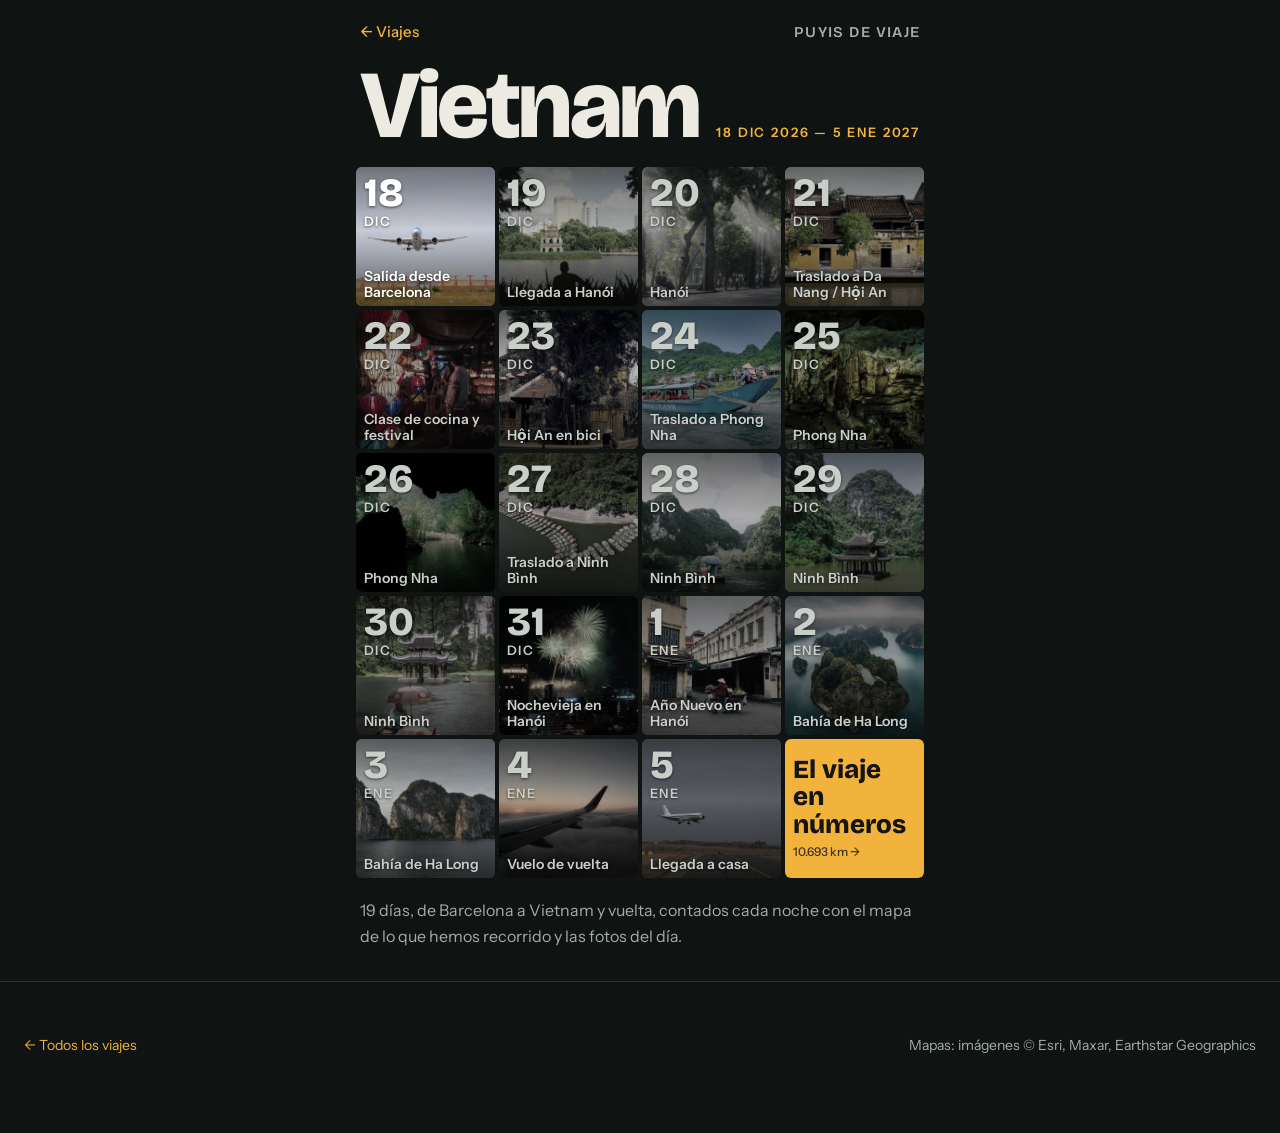
<file: index.html>
<!doctype html>
<html lang="es">
<head>
<meta charset="utf-8">
<meta name="viewport" content="width=device-width, initial-scale=1">
<meta name="robots" content="noindex, nofollow">
<title>Puyis en Vietnam</title>
<meta name="description" content="19 días, de Barcelona a Vietnam y vuelta, contados cada noche con el mapa de lo que hemos recorrido y las fotos del día.">
<meta property="og:type" content="article">
<meta property="og:title" content="Puyis en Vietnam">
<meta property="og:description" content="19 días, de Barcelona a Vietnam y vuelta, contados cada noche con el mapa de lo que hemos recorrido y las fotos del día.">
<meta property="og:image" content="https://puyisdeviaje.github.io/Vietnam/assets/img/compartir.jpg">
<meta property="og:url" content="https://puyisdeviaje.github.io/Vietnam/">
<meta name="twitter:card" content="summary_large_image">
<link rel="preconnect" href="https://fonts.googleapis.com">
<link rel="preconnect" href="https://fonts.gstatic.com" crossorigin>
<link href="https://fonts.googleapis.com/css2?family=Bricolage+Grotesque:opsz,wght@12..96,600;12..96,800&family=Instrument+Sans:wght@400;500;600;700&display=swap" rel="stylesheet">

<link rel="stylesheet" href="assets/css/estilo.css">
</head>
<body>

<main class="inicio">
  <header class="inicio__cab">
    <a class="inicio__volver" href="https://puyisdeviajemenu.wordpress.com/">← Viajes</a>
    <span class="cabecera__marca">Puyis de viaje</span>
  </header>
  <div class="inicio__titulo">
    <h1>Vietnam</h1>
    <div class="etiqueta">18 dic 2026 — 5 ene 2027</div>
  </div>

  <ol class="calendario">
    
    <li class="casilla">
      <a href="dias/01-salida-desde-barcelona/" aria-label="Día 1: Salida desde Barcelona">
        <img src="assets/img/dias/01.jpg" alt="" loading="eager">
        <span class="casilla__fecha">18<small>dic</small></span>
        <span class="casilla__lugar">Salida desde Barcelona</span>
      </a>
    </li>
    
    <li class="casilla casilla--futura">
      <div>
        <img src="assets/img/dias/02.jpg" alt="" loading="eager">
        <span class="casilla__fecha">19<small>dic</small></span>
        <span class="casilla__lugar">Llegada a Hanói</span>
      </div>
    </li>
    
    <li class="casilla casilla--futura">
      <div>
        <img src="assets/img/dias/03.jpg" alt="" loading="eager">
        <span class="casilla__fecha">20<small>dic</small></span>
        <span class="casilla__lugar">Hanói</span>
      </div>
    </li>
    
    <li class="casilla casilla--futura">
      <div>
        <img src="assets/img/dias/04.jpg" alt="" loading="eager">
        <span class="casilla__fecha">21<small>dic</small></span>
        <span class="casilla__lugar">Traslado a Da Nang / Hội An</span>
      </div>
    </li>
    
    <li class="casilla casilla--futura">
      <div>
        <img src="assets/img/dias/05.jpg" alt="" loading="eager">
        <span class="casilla__fecha">22<small>dic</small></span>
        <span class="casilla__lugar">Clase de cocina y festival</span>
      </div>
    </li>
    
    <li class="casilla casilla--futura">
      <div>
        <img src="assets/img/dias/06.jpg" alt="" loading="eager">
        <span class="casilla__fecha">23<small>dic</small></span>
        <span class="casilla__lugar">Hội An en bici</span>
      </div>
    </li>
    
    <li class="casilla casilla--futura">
      <div>
        <img src="assets/img/dias/07.jpg" alt="" loading="eager">
        <span class="casilla__fecha">24<small>dic</small></span>
        <span class="casilla__lugar">Traslado a Phong Nha</span>
      </div>
    </li>
    
    <li class="casilla casilla--futura">
      <div>
        <img src="assets/img/dias/08.jpg" alt="" loading="eager">
        <span class="casilla__fecha">25<small>dic</small></span>
        <span class="casilla__lugar">Phong Nha</span>
      </div>
    </li>
    
    <li class="casilla casilla--futura">
      <div>
        <img src="assets/img/dias/09.jpg" alt="" loading="lazy">
        <span class="casilla__fecha">26<small>dic</small></span>
        <span class="casilla__lugar">Phong Nha</span>
      </div>
    </li>
    
    <li class="casilla casilla--futura">
      <div>
        <img src="assets/img/dias/10.jpg" alt="" loading="lazy">
        <span class="casilla__fecha">27<small>dic</small></span>
        <span class="casilla__lugar">Traslado a Ninh Bình</span>
      </div>
    </li>
    
    <li class="casilla casilla--futura">
      <div>
        <img src="assets/img/dias/11.jpg" alt="" loading="lazy">
        <span class="casilla__fecha">28<small>dic</small></span>
        <span class="casilla__lugar">Ninh Bình</span>
      </div>
    </li>
    
    <li class="casilla casilla--futura">
      <div>
        <img src="assets/img/dias/12.jpg" alt="" loading="lazy">
        <span class="casilla__fecha">29<small>dic</small></span>
        <span class="casilla__lugar">Ninh Bình</span>
      </div>
    </li>
    
    <li class="casilla casilla--futura">
      <div>
        <img src="assets/img/dias/13.jpg" alt="" loading="lazy">
        <span class="casilla__fecha">30<small>dic</small></span>
        <span class="casilla__lugar">Ninh Bình</span>
      </div>
    </li>
    
    <li class="casilla casilla--futura">
      <div>
        <img src="assets/img/dias/14.jpg" alt="" loading="lazy">
        <span class="casilla__fecha">31<small>dic</small></span>
        <span class="casilla__lugar">Nochevieja en Hanói</span>
      </div>
    </li>
    
    <li class="casilla casilla--futura">
      <div>
        <img src="assets/img/dias/15.jpg" alt="" loading="lazy">
        <span class="casilla__fecha">1<small>ene</small></span>
        <span class="casilla__lugar">Año Nuevo en Hanói</span>
      </div>
    </li>
    
    <li class="casilla casilla--futura">
      <div>
        <img src="assets/img/dias/16.jpg" alt="" loading="lazy">
        <span class="casilla__fecha">2<small>ene</small></span>
        <span class="casilla__lugar">Bahía de Ha Long</span>
      </div>
    </li>
    
    <li class="casilla casilla--futura">
      <div>
        <img src="assets/img/dias/17.jpg" alt="" loading="lazy">
        <span class="casilla__fecha">3<small>ene</small></span>
        <span class="casilla__lugar">Bahía de Ha Long</span>
      </div>
    </li>
    
    <li class="casilla casilla--futura">
      <div>
        <img src="assets/img/dias/18.jpg" alt="" loading="lazy">
        <span class="casilla__fecha">4<small>ene</small></span>
        <span class="casilla__lugar">Vuelo de vuelta</span>
      </div>
    </li>
    
    <li class="casilla casilla--futura">
      <div>
        <img src="assets/img/dias/19.jpg" alt="" loading="lazy">
        <span class="casilla__fecha">5<small>ene</small></span>
        <span class="casilla__lugar">Llegada a casa</span>
      </div>
    </li>
    
    <li class="casilla casilla--cifras">
      <a href="estadisticas/" aria-label="Estadísticas del viaje">
        <span class="cifras__titulo">El viaje en números</span>
        <span class="cifras__sub">10.693 km →</span>
      </a>
    </li>
  </ol>

  <p class="inicio__intro">19 días, de Barcelona a Vietnam y vuelta, contados cada noche con el mapa de lo que hemos recorrido y las fotos del día.</p>
</main>

<footer class="envoltura pie">
  <a href="https://puyisdeviajemenu.wordpress.com/">← Todos los viajes</a>
  <span>Mapas: imágenes © Esri, Maxar, Earthstar Geographics</span>
</footer>

</body>
</html>
</file>
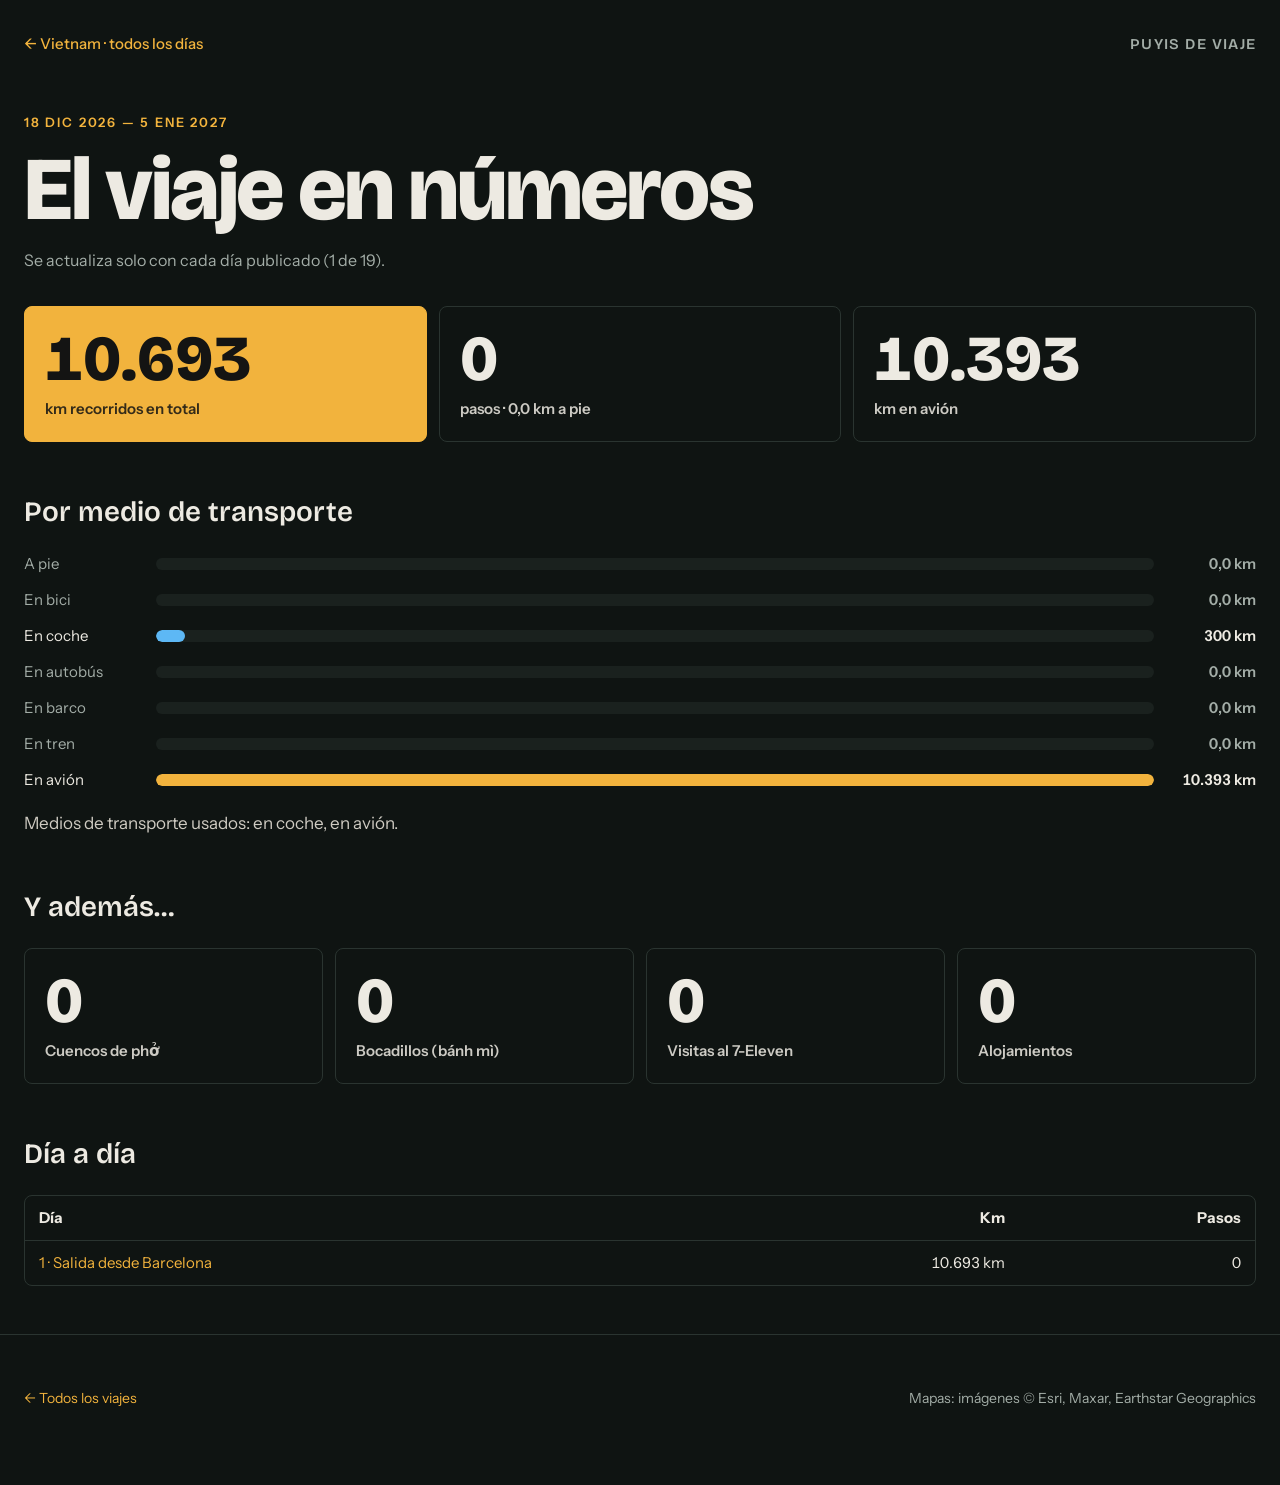
<file: estadisticas/index.html>
<!doctype html>
<html lang="es">
<head>
<meta charset="utf-8">
<meta name="viewport" content="width=device-width, initial-scale=1">
<meta name="robots" content="noindex, nofollow">
<title>Estadísticas — Puyis en Vietnam</title>
<meta name="description" content="El viaje en números">
<meta property="og:type" content="article">
<meta property="og:title" content="Estadísticas — Puyis en Vietnam">
<meta property="og:description" content="El viaje en números">
<meta property="og:image" content="https://puyisdeviaje.github.io/Vietnam/assets/img/compartir.jpg">
<meta property="og:url" content="https://puyisdeviaje.github.io/Vietnam/estadisticas/">
<meta name="twitter:card" content="summary_large_image">
<link rel="preconnect" href="https://fonts.googleapis.com">
<link rel="preconnect" href="https://fonts.gstatic.com" crossorigin>
<link href="https://fonts.googleapis.com/css2?family=Bricolage+Grotesque:opsz,wght@12..96,600;12..96,800&family=Instrument+Sans:wght@400;500;600;700&display=swap" rel="stylesheet">

<link rel="stylesheet" href="../assets/css/estilo.css">
</head>
<body>

<header class="envoltura cabecera">
  <a href="../">← Vietnam · todos los días</a>
  <span class="cabecera__marca">Puyis de viaje</span>
</header>

<section class="envoltura entrada__cab">
  <div class="etiqueta">18 dic 2026 — 5 ene 2027</div>
  <h1>El viaje en números</h1>
  <p class="estad__nota">Se actualiza solo con cada día publicado (1 de 19).</p>
</section>

<section class="envoltura estad">
  <div class="estad__destacados">
    <div class="cifra cifra--acento">
      <span class="cifra__num">10.693</span>
      <span class="cifra__txt">km recorridos en total</span>
    </div>
    <div class="cifra">
      <span class="cifra__num">0</span>
      <span class="cifra__txt">pasos · 0,0 km a pie</span>
    </div>
    <div class="cifra">
      <span class="cifra__num">10.393</span>
      <span class="cifra__txt">km en avión</span>
    </div>
  </div>

  <h2 class="estad__titulo">Por medio de transporte</h2>
  
  <ul class="barras">
    
    <li class="barra barra--vacia">
      <span class="barra__nombre">A pie</span>
      <span class="barra__pista"><span class="barra__relleno barra__relleno--pie" style="width:0.0%"></span></span>
      <span class="barra__valor">0,0 km</span>
    </li>
    
    <li class="barra barra--vacia">
      <span class="barra__nombre">En bici</span>
      <span class="barra__pista"><span class="barra__relleno barra__relleno--bici" style="width:0.0%"></span></span>
      <span class="barra__valor">0,0 km</span>
    </li>
    
    <li class="barra">
      <span class="barra__nombre">En coche</span>
      <span class="barra__pista"><span class="barra__relleno barra__relleno--coche" style="width:2.9%"></span></span>
      <span class="barra__valor">300 km</span>
    </li>
    
    <li class="barra barra--vacia">
      <span class="barra__nombre">En autobús</span>
      <span class="barra__pista"><span class="barra__relleno barra__relleno--bus" style="width:0.0%"></span></span>
      <span class="barra__valor">0,0 km</span>
    </li>
    
    <li class="barra barra--vacia">
      <span class="barra__nombre">En barco</span>
      <span class="barra__pista"><span class="barra__relleno barra__relleno--barco" style="width:0.0%"></span></span>
      <span class="barra__valor">0,0 km</span>
    </li>
    
    <li class="barra barra--vacia">
      <span class="barra__nombre">En tren</span>
      <span class="barra__pista"><span class="barra__relleno barra__relleno--tren" style="width:0.0%"></span></span>
      <span class="barra__valor">0,0 km</span>
    </li>
    
    <li class="barra">
      <span class="barra__nombre">En avión</span>
      <span class="barra__pista"><span class="barra__relleno barra__relleno--avion" style="width:100.0%"></span></span>
      <span class="barra__valor">10.393 km</span>
    </li>
    
  </ul>
  <p class="estad__usados">
    Medios de transporte usados: en coche, en avión.
    
  </p>

  <h2 class="estad__titulo">Y además…</h2>
  <div class="estad__contadores">
    
    <div class="cifra">
      <span class="cifra__num">0</span>
      <span class="cifra__txt">Cuencos de phở</span>
    </div>
    
    <div class="cifra">
      <span class="cifra__num">0</span>
      <span class="cifra__txt">Bocadillos (bánh mì)</span>
    </div>
    
    <div class="cifra">
      <span class="cifra__num">0</span>
      <span class="cifra__txt">Visitas al 7-Eleven</span>
    </div>
    
    <div class="cifra">
      <span class="cifra__num">0</span>
      <span class="cifra__txt">Alojamientos</span>
    </div>
    
  </div>

  
  <h2 class="estad__titulo">Día a día</h2>
  <div class="tabla-envoltura">
    <table class="tabla">
      <thead><tr><th scope="col">Día</th><th scope="col">Km</th><th scope="col">Pasos</th></tr></thead>
      <tbody>
        
        <tr>
          <td><a href="../dias/01-salida-desde-barcelona/">1 · Salida desde Barcelona</a></td>
          <td>10.693 km</td>
          <td>0</td>
        </tr>
        
      </tbody>
    </table>
  </div>
  
</section>

<footer class="envoltura pie">
  <a href="https://puyisdeviajemenu.wordpress.com/">← Todos los viajes</a>
  <span>Mapas: imágenes © Esri, Maxar, Earthstar Geographics</span>
</footer>

</body>
</html>
</file>
<file: assets/css/estilo.css>
/* Puyis de viaje · estilo "cuaderno de satélite" */
:root{
  --fondo:#0F1412; --texto:#EDEAE2; --texto-2:#CFCBC2; --suave:#A3ADA7;
  --linea:#2A3430; --acento:#F2B33D; --acento-hover:#FFD27A;
  --pie:#FF8A5B; --vehiculo:#5DB8F5;
  --display:'Bricolage Grotesque',system-ui,sans-serif;
  --cuerpo:'Instrument Sans',system-ui,sans-serif;
  --ancho:1280px;
}
*{box-sizing:border-box}
html{scroll-behavior:smooth}
body{margin:0;background:var(--fondo);color:var(--texto);font-family:var(--cuerpo);font-size:17px;line-height:1.6;-webkit-font-smoothing:antialiased}
img{max-width:100%;display:block}
a{color:var(--acento);text-decoration:none}
a:hover{color:var(--acento-hover)}
.envoltura{max-width:var(--ancho);margin:0 auto;padding:0 24px}
.etiqueta{font-size:13px;font-weight:600;letter-spacing:.14em;text-transform:uppercase;color:var(--acento)}
.etiqueta--suave{color:var(--suave)}

/* Cabecera */
.cabecera{display:flex;flex-wrap:wrap;gap:12px;justify-content:space-between;align-items:center;padding-top:20px;padding-bottom:20px}
.cabecera a{font-size:15px;font-weight:500;padding:12px 0}
.cabecera__marca{font-family:var(--display);font-weight:600;font-size:15px;letter-spacing:.08em;text-transform:uppercase;color:var(--suave)}

/* Portada */
.portada{position:relative;height:min(620px,78vh);min-height:420px;overflow:hidden}
.portada img{position:absolute;inset:0;width:100%;height:100%;object-fit:cover}
.portada::after{content:"";position:absolute;inset:0;background:rgba(10,14,12,.45)}
.portada__texto{position:absolute;left:0;right:0;bottom:0;z-index:1;padding-bottom:56px}
.portada h1{margin:12px 0 0;font-family:var(--display);font-weight:800;font-size:clamp(64px,12vw,168px);line-height:.9;letter-spacing:-.03em}
.portada p{margin:20px 0 0;font-size:20px;line-height:1.5;max-width:620px;color:#E2DED4}

/* Ruta */
.ruta{padding-top:48px}
.ruta ol{list-style:none;margin:20px 0 0;padding:0;display:flex;flex-wrap:wrap;gap:12px 0}
.ruta li{display:flex;align-items:center;gap:12px;padding-right:12px}
.ruta strong{font-family:var(--display);font-size:24px;font-weight:600}
.ruta span{font-size:14px;color:var(--suave)}
.ruta li:not(:last-child)::after{content:"→";color:var(--acento)}

/* Lista de días */
.dias{padding-top:56px;padding-bottom:32px}
.dias__cab{display:flex;flex-wrap:wrap;justify-content:space-between;align-items:baseline;gap:12px;margin-bottom:28px;border-top:1px solid var(--linea);padding-top:32px}
.dias__cab h2{margin:0;font-family:var(--display);font-weight:600;font-size:40px;letter-spacing:-.01em}
.dias__cab span{font-size:15px;color:var(--suave)}
.rejilla{display:grid;grid-template-columns:repeat(auto-fill,minmax(320px,1fr));gap:40px 28px}
.tarjeta{display:flex;flex-direction:column;gap:12px;color:var(--texto)}
.tarjeta:hover{color:var(--texto)}
.tarjeta img{width:100%;aspect-ratio:4/3;object-fit:cover;border-radius:6px;transition:transform .3s}
.tarjeta:hover img{transform:scale(1.015)}
.tarjeta h3{margin:0;font-family:var(--display);font-size:28px;font-weight:600;line-height:1.15}
.tarjeta p{margin:0;font-size:16px;line-height:1.55;color:var(--suave)}
.vacio{border:1px dashed var(--linea);border-radius:8px;padding:48px 24px;text-align:center;color:var(--suave)}
.vacio strong{display:block;font-family:var(--display);font-size:28px;color:var(--texto);margin-bottom:8px}

/* Inicio: cuadrícula 4×4 que cabe en el móvil sin scroll */
.inicio{max-width:min(720px,calc((100vh - 160px) * 0.8));min-width:min(100%,360px);margin:0 auto;padding:0 12px}
.inicio__cab{display:flex;justify-content:space-between;align-items:center;padding:10px 4px 0}
.inicio__volver{font-size:15px;font-weight:500;padding:10px 0}
.inicio__titulo{display:flex;flex-wrap:wrap;align-items:baseline;justify-content:space-between;gap:4px 16px;padding:6px 4px 16px}
.inicio__titulo h1{margin:0;font-family:var(--display);font-weight:800;font-size:clamp(48px,13vw,96px);line-height:.95;letter-spacing:-.03em}
.calendario{list-style:none;margin:0;padding:0;display:grid;grid-template-columns:repeat(4,minmax(0,1fr));gap:4px}
.casilla{position:relative;aspect-ratio:1/1;overflow:hidden;border-radius:6px;background:#1A211E}
.casilla>a,.casilla>div{position:absolute;inset:0;display:block;color:#fff}
.casilla img{position:absolute;inset:0;width:100%;height:100%;object-fit:cover;transition:transform .3s}
.casilla>a::after,.casilla>div::after{content:"";position:absolute;inset:0;background:linear-gradient(180deg,rgba(0,0,0,.45) 0%,rgba(0,0,0,0) 45%,rgba(0,0,0,.55) 100%)}
.casilla a:hover img{transform:scale(1.04)}
.casilla__fecha,.casilla__lugar{position:absolute;left:8px;right:6px;z-index:1;text-shadow:0 1px 3px rgba(0,0,0,.6)}
.casilla__fecha{top:6px;font-family:var(--display);font-weight:800;font-size:clamp(18px,5.6vw,40px);line-height:1}
.casilla__fecha small{display:block;font-family:var(--cuerpo);font-weight:600;font-size:clamp(10px,2.6vw,13px);letter-spacing:.1em;text-transform:uppercase;margin-top:2px}
.casilla__lugar{bottom:6px;font-size:clamp(9.5px,2.6vw,14px);font-weight:600;line-height:1.15;display:-webkit-box;-webkit-line-clamp:3;-webkit-box-orient:vertical;overflow:hidden}
.casilla--futura img{filter:saturate(.45) brightness(.72)}
.casilla--futura .casilla__fecha,.casilla--futura .casilla__lugar{color:#C9CEC9}
.casilla--cifras{background:var(--acento)}
.casilla--cifras>a{display:flex;flex-direction:column;justify-content:center;align-items:flex-start;padding:8px;color:#141413}
.casilla--cifras>a::after{display:none}
.casilla--cifras>a:hover{background:var(--acento-hover);color:#141413}
.cifras__titulo{font-family:var(--display);font-weight:800;font-size:clamp(14px,4.2vw,26px);line-height:1.05}
.cifras__num{font-family:var(--display);font-weight:800;font-size:clamp(22px,7vw,48px);line-height:1}
.cifras__txt{font-size:clamp(10px,2.7vw,14px);font-weight:700;line-height:1.15;margin-top:2px}
.cifras__sub{font-size:clamp(9px,2.4vw,12px);font-weight:500;margin-top:4px;opacity:.8}
.inicio__intro{margin:20px 4px 32px;font-size:16px;color:var(--suave);max-width:620px}

/* Entrada */
.entrada__cab{padding-top:24px;padding-bottom:32px}
.entrada__cab h1{margin:14px 0 0;font-family:var(--display);font-weight:800;font-size:clamp(44px,7vw,96px);line-height:.95;letter-spacing:-.025em;max-width:1000px}
.mapa{margin:0}
.mapa__lienzo{position:relative;border-radius:8px;overflow:hidden}
.mapa__lienzo img{width:100%}
.pin{position:absolute;transform:translate(-50%,-50%);width:40px;height:40px;border-radius:50%;background:var(--acento);border:3px solid #fff;color:#141413;font-weight:700;font-size:17px;display:flex;align-items:center;justify-content:center}
.pin:hover{color:#141413;background:var(--acento-hover)}
.mapa figcaption{display:flex;flex-wrap:wrap;justify-content:space-between;gap:12px 24px;padding-top:16px;font-size:15px;color:var(--suave)}
.datos{display:flex;flex-wrap:wrap;gap:12px;margin-top:24px}
.dato{border:1px solid var(--linea);border-radius:999px;padding:10px 18px;font-size:15px}
.dato i{font-style:normal;font-weight:700;margin-right:6px}
.interactivo{margin-top:24px;border:1px solid var(--linea);border-radius:8px}
.interactivo summary{cursor:pointer;padding:14px 18px;font-weight:600;color:var(--acento);list-style:none}
.interactivo summary::-webkit-details-marker{display:none}
#mapa-interactivo{height:min(70vh,640px);border-radius:0 0 8px 8px}
.texto{max-width:812px;margin:0 auto}
.texto p{margin:0 0 22px;font-size:19px;line-height:1.7;color:var(--texto-2)}
.texto p:first-child{font-size:21px;color:var(--texto)}
.cuerpo{display:flex;flex-direction:column;gap:56px;padding-top:56px;padding-bottom:24px}
.foto{margin:0;scroll-margin-top:24px}
.foto img{width:100%;border-radius:6px;cursor:zoom-in}
.foto img[data-vertical]{width:auto;max-width:100%;max-height:80vh;margin:0 auto}
.foto figcaption{display:flex;align-items:center;gap:14px;padding-top:14px;font-size:16px;color:var(--texto-2)}
.foto__n{flex:none;width:32px;height:32px;border-radius:50%;background:var(--acento);color:#141413;font-weight:700;font-size:15px;display:flex;align-items:center;justify-content:center}
.foto__hora{color:var(--suave);font-variant-numeric:tabular-nums}
.pareja{display:grid;grid-template-columns:repeat(auto-fit,minmax(300px,1fr));gap:28px}
.navdias{display:flex;flex-wrap:wrap;justify-content:space-between;gap:20px;margin-top:40px;padding-top:32px;padding-bottom:64px;border-top:1px solid var(--linea)}
.navdias a{display:flex;flex-direction:column;gap:6px;padding:8px 0;color:var(--texto)}
.navdias a:last-child{text-align:right;margin-left:auto}
.navdias strong{font-family:var(--display);font-size:24px;font-weight:600}

/* Visor de fotos */
.visor{border:0;padding:0;background:transparent;max-width:100vw;max-height:100vh;width:100vw;height:100vh}
.visor::backdrop{background:rgba(5,8,7,.94)}
.visor img{width:100%;height:100%;object-fit:contain;cursor:zoom-out}

/* Pie */
.pie{display:flex;flex-wrap:wrap;justify-content:space-between;gap:16px;padding-top:40px;padding-bottom:64px;border-top:1px solid var(--linea);font-size:14px;color:var(--suave)}
.pie a{padding:12px 0}
.pie span{padding:12px 0}

/* Leaflet en tema oscuro */
.leaflet-popup-content-wrapper,.leaflet-popup-tip{background:#1A211E;color:var(--texto)}
.leaflet-popup-content{margin:10px}
.leaflet-popup-content img{width:220px;border-radius:4px;margin-bottom:6px}
.pin-mapa{background:var(--acento);border:2px solid #fff;border-radius:50%;color:#141413;font-weight:700;font-size:13px;display:flex;align-items:center;justify-content:center}

@media (max-width:600px){
  body{font-size:16px}
  .pin{width:30px;height:30px;font-size:14px;border-width:2px}
  .texto p,.texto p:first-child{font-size:18px}
  .dias__cab h2{font-size:32px}
}

/* Colores por medio de transporte */
:root{--t-pie:#FF8A5B;--t-bici:#7BD389;--t-coche:#5DB8F5;--t-bus:#A897FF;--t-barco:#3FD0C9;--t-tren:#F27EB3;--t-avion:#F2B33D}
.dato__punto{display:inline-block;width:10px;height:10px;border-radius:50%;margin-right:8px;vertical-align:middle}
.dato__punto--pie,.barra__relleno--pie{background:var(--t-pie)}
.dato__punto--bici,.barra__relleno--bici{background:var(--t-bici)}
.dato__punto--coche,.barra__relleno--coche{background:var(--t-coche)}
.dato__punto--bus,.barra__relleno--bus{background:var(--t-bus)}
.dato__punto--barco,.barra__relleno--barco{background:var(--t-barco)}
.dato__punto--tren,.barra__relleno--tren{background:var(--t-tren)}
.dato__punto--avion,.barra__relleno--avion{background:var(--t-avion)}
.mapa__pendiente{aspect-ratio:16/10;border:1px dashed var(--linea);border-radius:8px;background:#141A17;display:flex;flex-direction:column;align-items:center;justify-content:center;gap:12px;color:var(--suave);font-size:16px;text-align:center;padding:24px}
.texto--pendiente p,.texto--pendiente p:first-child{font-size:18px;color:var(--suave);font-style:italic;text-align:center}

/* Estadísticas */
.estad{padding-bottom:48px}
.estad__nota{margin:16px 0 0;color:var(--suave);font-size:16px}
.estad__destacados,.estad__contadores{display:grid;grid-template-columns:repeat(auto-fit,minmax(220px,1fr));gap:12px}
.cifra{border:1px solid var(--linea);border-radius:8px;padding:20px;display:flex;flex-direction:column;gap:6px}
.cifra--acento{background:var(--acento);border-color:var(--acento);color:#141413}
.cifra__num{font-family:var(--display);font-weight:800;font-size:clamp(40px,8vw,64px);line-height:1;font-variant-numeric:tabular-nums}
.cifra__txt{font-size:15px;font-weight:600;color:inherit;opacity:.85}
.estad__titulo{font-family:var(--display);font-weight:600;font-size:28px;margin:48px 0 18px}
.barras{list-style:none;margin:0;padding:0;display:flex;flex-direction:column;gap:12px}
.barra{display:grid;grid-template-columns:120px 1fr 90px;align-items:center;gap:12px;font-size:15px}
.barra__pista{height:12px;border-radius:6px;background:#1A211E;overflow:hidden}
.barra__relleno{display:block;height:100%;border-radius:6px;min-width:0}
.barra__valor{text-align:right;font-variant-numeric:tabular-nums;font-weight:600}
.barra--vacia{color:var(--suave)}
.estad__usados{color:var(--texto-2);margin:18px 0 0}
.tabla-envoltura{overflow-x:auto;border:1px solid var(--linea);border-radius:8px}
.tabla{width:100%;border-collapse:collapse;font-size:15px}
.tabla th,.tabla td{padding:10px 14px;text-align:left;border-bottom:1px solid var(--linea)}
.tabla td:not(:first-child),.tabla th:not(:first-child){white-space:nowrap}
.tabla th:not(:first-child),.tabla td:not(:first-child){text-align:right;font-variant-numeric:tabular-nums}
.tabla tr:last-child td{border-bottom:0}
@media (max-width:600px){.barra{grid-template-columns:92px 1fr 72px;font-size:14px}}
</file>
